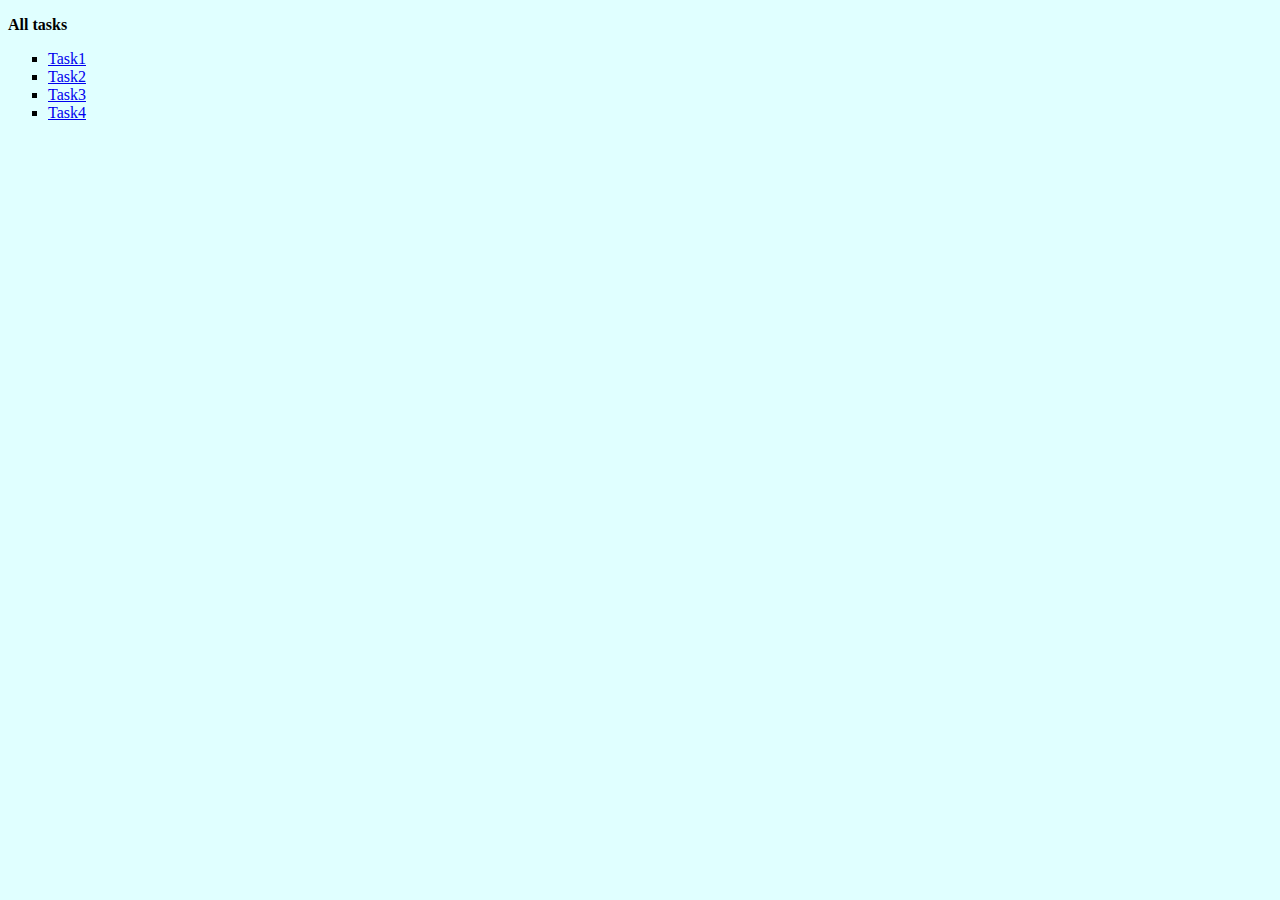
<file: index.html>
<!DOCTYPE html>
<html>
<head>
<title>Tasks</title>
<link href="style.css" rel="stylesheet">
</head>
<body>

<p><strong>All tasks</strong></p>
  <ul type="square">
    <li><a href="tasks/setup-task.html">Task1</a></li>
    <li><a href="tasks/header-task.html">Task2</a></li>
    <li><a href="#">Task3</a></li>
    <li><a href="#">Task4</a></li>
  </ul>

</body>
</html>
</file>
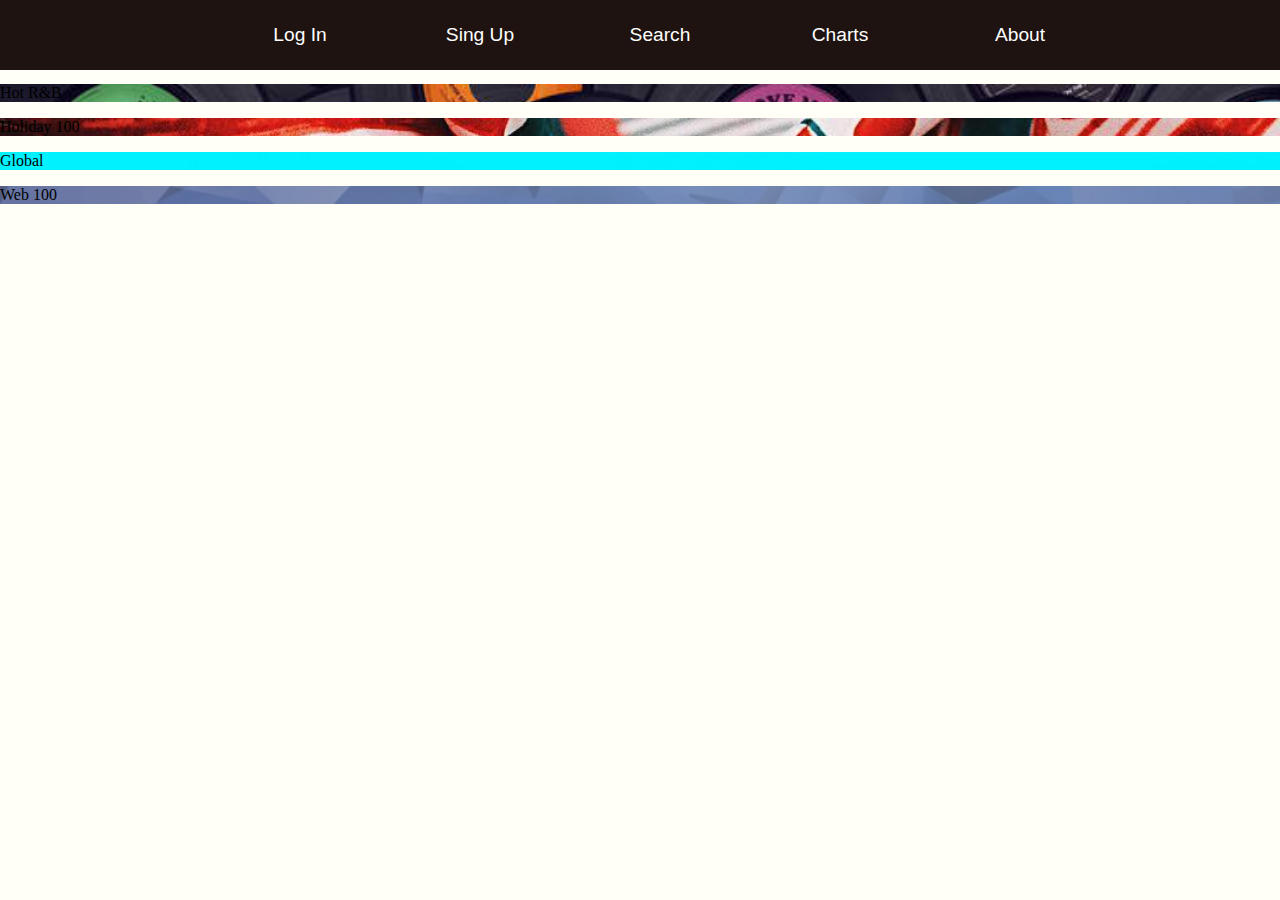
<file: tasks/header-task.html>
<!DOCTYPE html>

<head>
    <meta charset="UTF-8">
    <link rel="stylesheet" href="css/header-task.css">
    <title>Task</title>
</head>

<body>
    <div class="header">
        <ul>
            <li><a href="#">Log In</a></li>
            <li><a href="#">Sing Up</a></li>
            <li><a href="#">Search</a></li>
            <li><a href="#">Charts</a></li>
            <li><a href="#">About</a></li>
        </ul>
    </div>

    <div class="main">
        <div class="image" style="background-image: url(img/top100.jpg); background-size: 150%;">
            <p>The hot 100</p>
        </div>
        <div class="image" style="background-image: url(img/pop.jpg); background-size: 100%;">
            <p>Pop songs</p>
        </div>
        <div class="image" style="background-image: url(img/randb.jpg); background-size: 130%;">
            <p>Hot R&B</p>
        </div>
        <div class="image" style="background-image: url(img/holliday.jpg); background-size: 100%;">
            <p>Holiday 100</p>
        </div>
        <div class="image" style="background-image: url(img/global.jpg); background-size: 150%;">
            <p>Global</p>
        </div>
        <div class="image" style="background-image: url(img/web.jpg); background-size: 130%;">
            <p>Web 100</p>
        </div>
    </div>

</body>

</html>
</file>
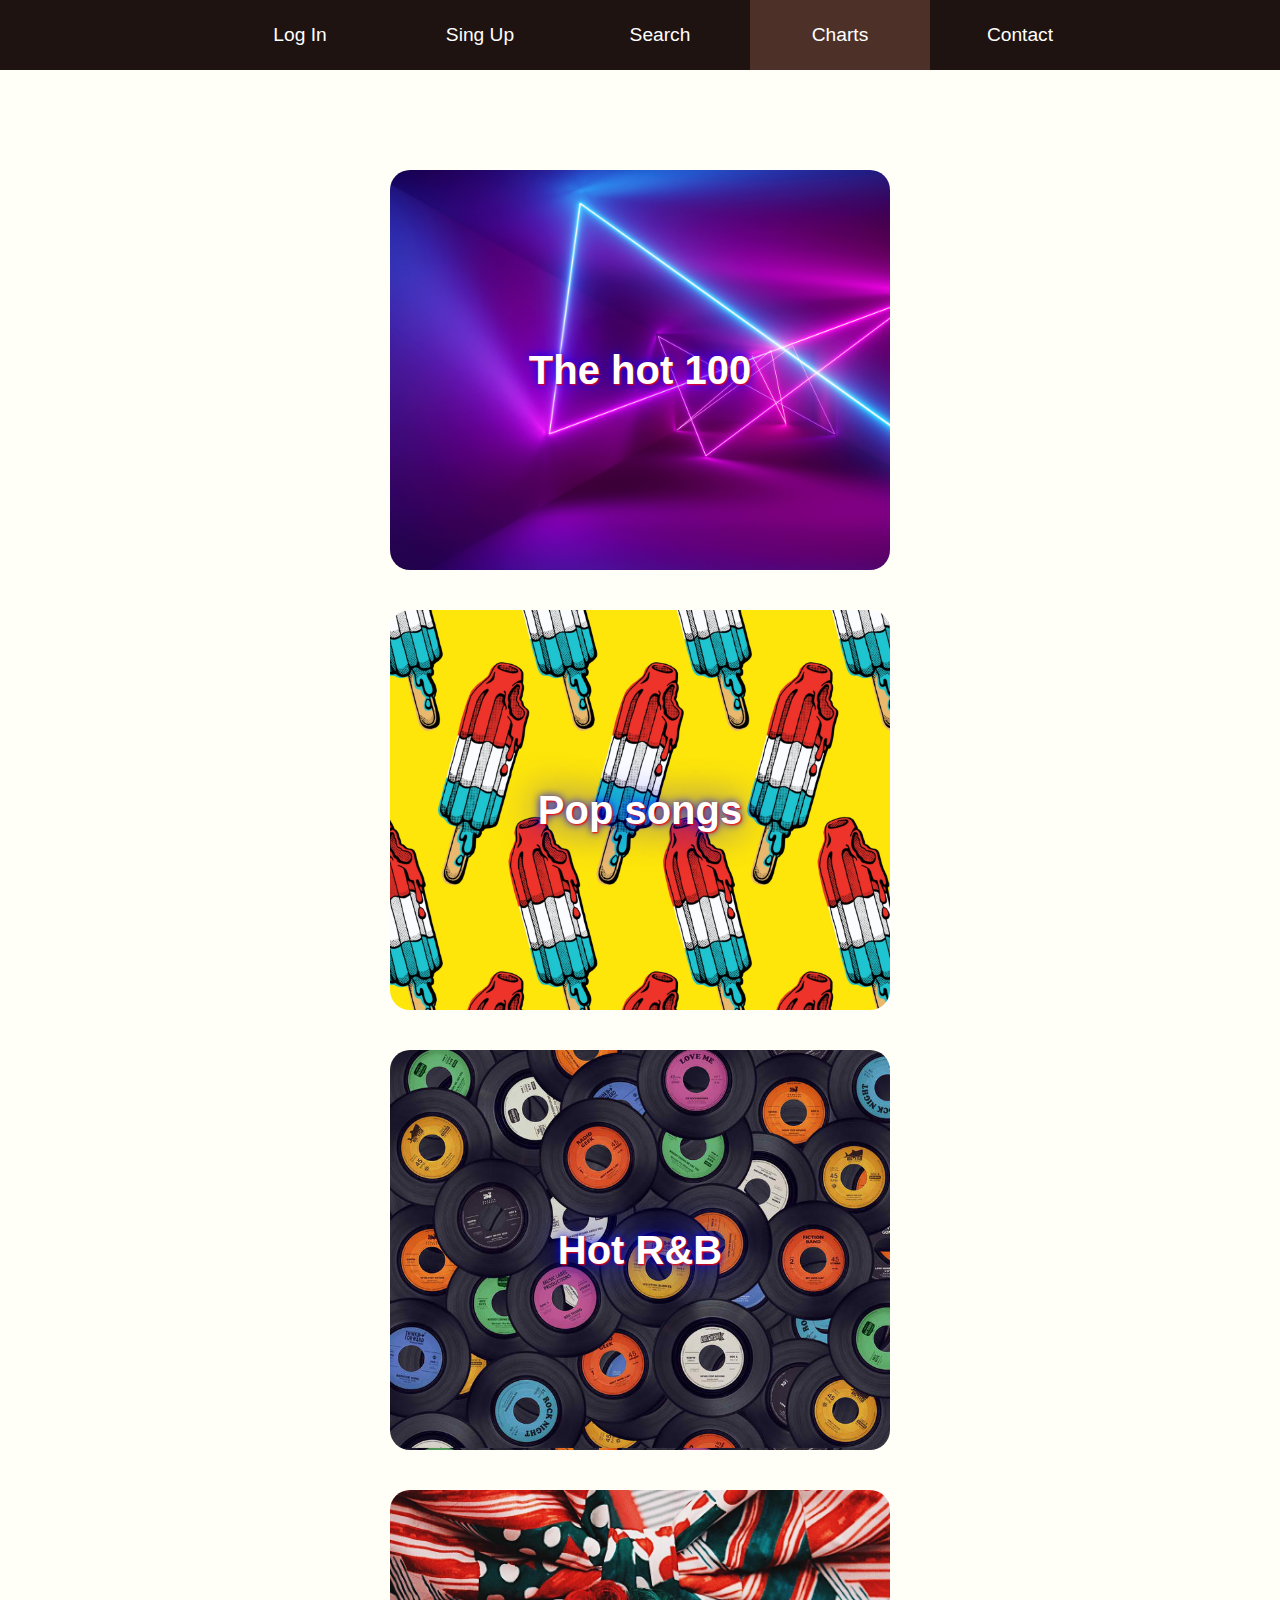
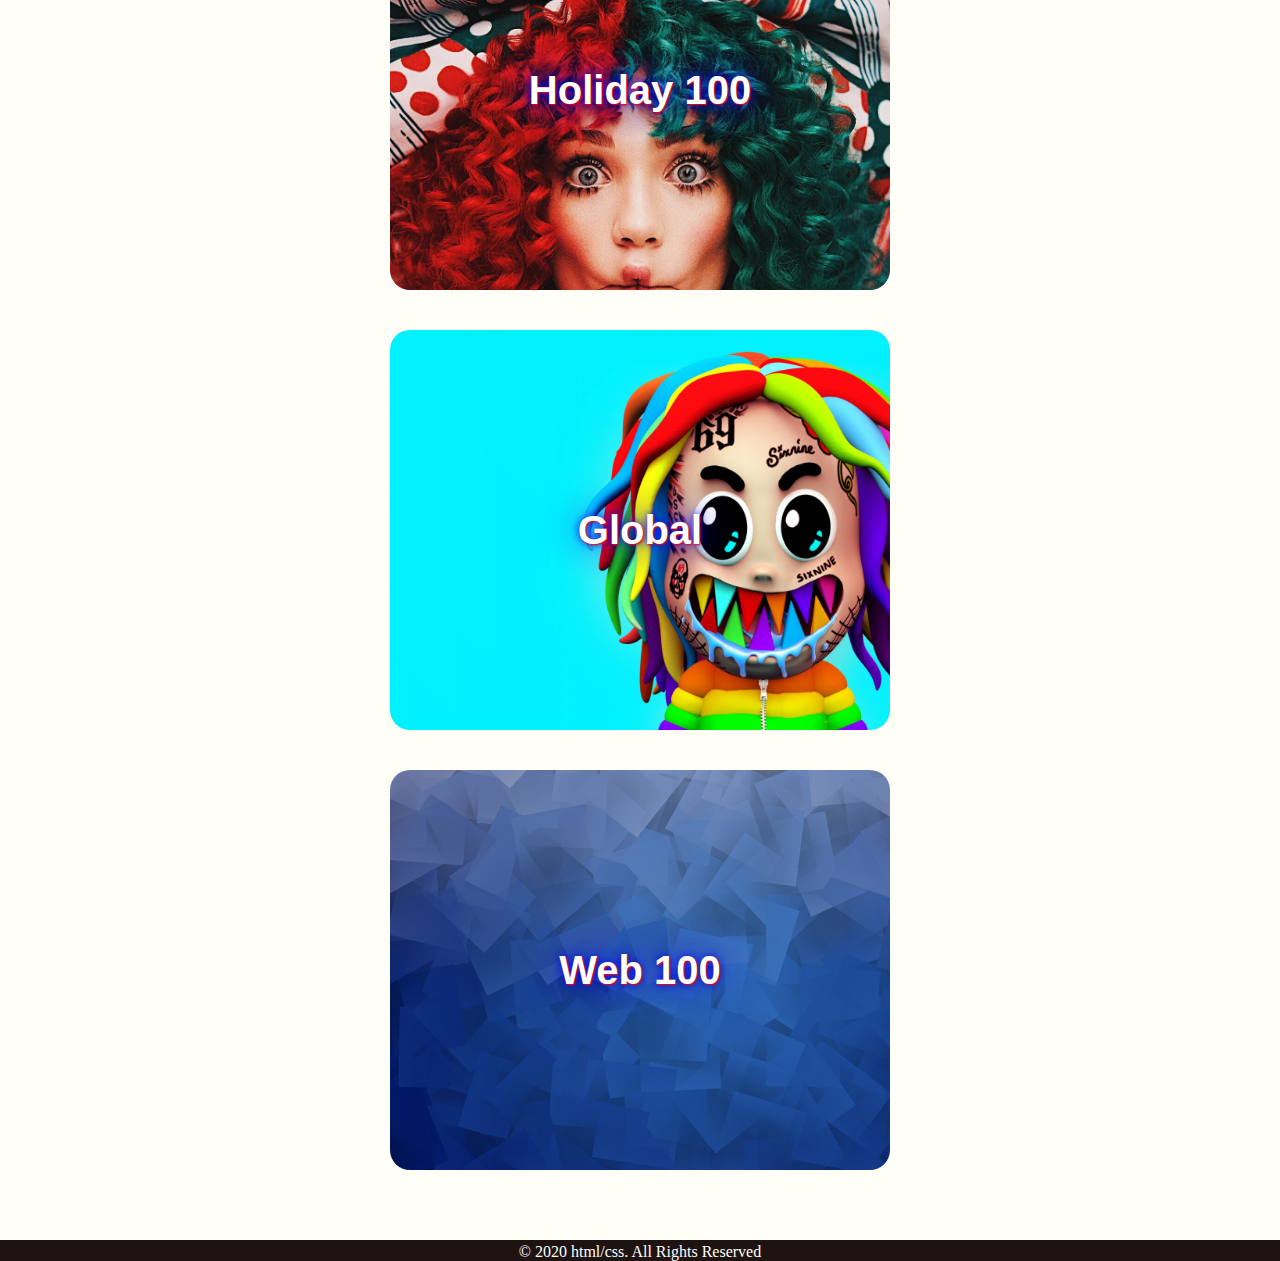
<file: tasks/main-task.html>
<!DOCTYPE html>

<head>
    <meta charset="UTF-8">
    <link rel="stylesheet" href="css/header-task.css">
    <link rel="stylesheet" href="css/main-task.css">
    <link rel="stylesheet" href="css/footer.css">
    <title>Task</title>
</head>

<body>
    <div class="header">
        <ul>
            <a href="#"><li>Log In</li></a>
            <a href="#"><li>Sing Up</li></a>
            <a href="#"><li>Search</li></a>
            <a class="charts" href="main-task.html"><li>Charts</li></a>
            <a href="pages/contact.html"><li>Contact</li></a>
        </ul>
    </div>

    <div class="main">
        <div class="image" style="background-image: url(img/top100.jpg); background-size: 150%;">
            <p>The hot 100</p>
        </div>
        <div class="image" style="background-image: url(img/pop.jpg); background-size: 100%;">
            <p>Pop songs</p>
        </div>
        <div class="image" style="background-image: url(img/randb.jpg); background-size: 130%;">
            <p>Hot R&B</p>
        </div>
        <div class="image" style="background-image: url(img/holliday.jpg); background-size: 100%;">
            <p>Holiday 100</p>
        </div>
        <div class="image" style="background-image: url(img/global.jpg); background-size: 150%;">
            <p>Global</p>
        </div>
        <div class="image" style="background-image: url(img/web.jpg); background-size: 130%;">
            <p>Web 100</p>
        </div>
    </div>

    <footer>   
        &#169 2020 html/css. All Rights Reserved
    </footer>

</body>

</html>
</file>
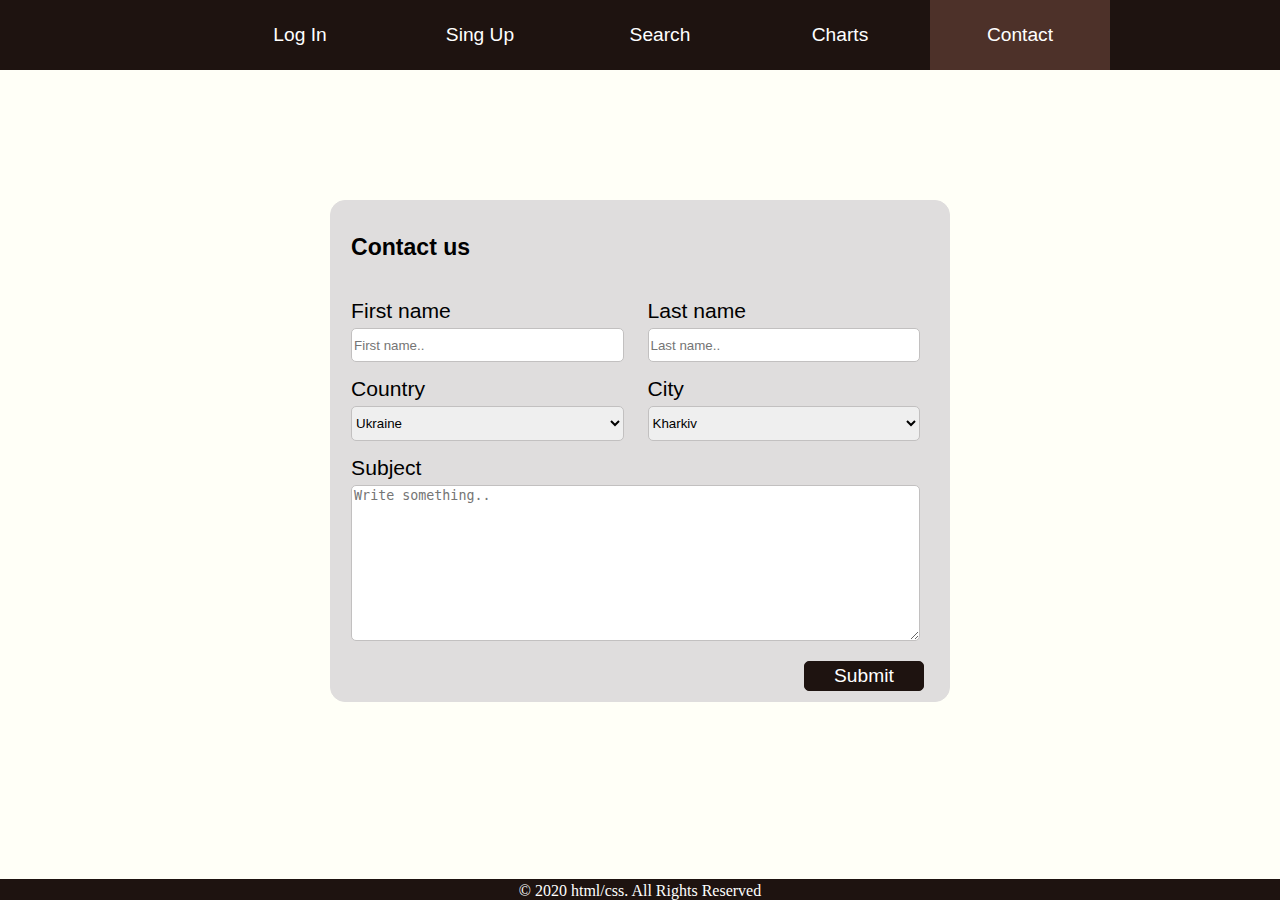
<file: tasks/pages/contact.html>
<!DOCTYPE html>

<head>
    <meta charset="UTF-8">
    <link rel="stylesheet" href="../css/contact.css">
    <link rel="stylesheet" href="../css/header-task.css">
    <link rel="stylesheet" href="../css/footer.css">
    <title>Contact</title>
</head>

<body>
    <div class="header">
        <ul>
            <a href="#">
                <li>Log In</li>
            </a>
            <a href="#">
                <li>Sing Up</li>
            </a>
            <a href="#">
                <li>Search</li>
            </a>
            <a href="../main-task.html">
                <li>Charts</li>
            </a>
            <a class="contact" href="contact.html">
                <li>Contact</li>
            </a>
        </ul>
    </div>


    <div class="content">
        <form action="#">
            <div class="contactForm">
                <div class="block-info">
                    <div class="info" style="width: 100%;">
                        <p>Contact us</p>
                    </div>

                    <div class="info">
                        <label for="firstName">First name</label>
                        <input type="text" name="firstName" id="firstName" placeholder="First name..">
                    </div>

                    <div class="info">
                        <label for="lastName">Last name</label>
                        <input type="text" name="lastName" id="lastName" placeholder="Last name..">
                    </div>

                    <div class="info">
                        <label for="county">Country</label>
                        <select name="county" id="county">
                            <option value="1">Ukraine</option>
                            <option value="2">USA</option>
                            <option value="3">Brazil</option>
                        </select>
                    </div>

                    <div class="info">
                        <label for="city">City</label>
                        <select name="city" id="city">
                            <option value="1">Kharkiv</option>
                            <option value="2">New York</option>
                            <option value="3">Brazilia</option>
                        </select><br>
                    </div>

                    <div class="info" style="width: 100%;">
                        <label for="subject">Subject</label>
                        <textarea name="subject" id="subject" rows="10" placeholder="Write something.."></textarea>
                    </div>
                </div>

                <div class="button">
                    <button>Submit</button>
                </div>

            </div>
        </form>
    </div>

    <footer>
        &#169 2020 html/css. All Rights Reserved
    </footer>

</body>

</html>
</file>
<file: style.css>
body {
    background-color: #E0FFFF;
}
</file>
<file: tasks/css/header-task.css>
body{
    margin: 0;
    background-color: #FFFFF7;
}

.header{
    background-color: #1E1310;
    top: 0;
    position: fixed;
    width: 100%;
    z-index: 9999;
}

.header ul{
    display: flex;
    justify-content: center;
    list-style: none;
    margin: 0 auto;
    padding: 0 auto;
}

.header li{
    display: inline-flex;
    justify-content: center;
    align-items: center;
    width: 180px;
    height: 70px;
}

.header a{
    list-style: none;
    text-decoration: none;
    color: #fff;
    font-family: sans-serif;
    font-size: 1.2em;
}

.header li:hover{
    background-color: #4D3129;
}
</file>
<file: tasks/css/main-task.css>
.charts{
    background-color: #4D3129;
}

.main{
    display: flex;   
    justify-content: center;
    flex-wrap: wrap;
    width: 60%;
    margin-top: 150px;
    margin-left: auto;
    margin-right: auto;
}

.image{
    display: flex;
    justify-content: center;
    align-items: center;
    width: 500px;
    height: 400px;
    border-radius: 20px;
    margin: 20px;
    transition: transform 3s linear;
}

.image p{
    text-shadow: 1px 1px 2px red, 0 0 1em blue, 0 0 0.2em blue;
    color: #fff;
    font-family: sans-serif;
    font-size: 40px;
    font-weight: bold;
}

.image:hover{
    opacity: 0.7;
    transform: rotate3d(0, 1, 0, 360deg);
}
</file>
<file: tasks/css/footer.css>
html, body {
    height: 100%;
}

body {
    display: flex;
    flex-direction: column;
}
  
.content {
    flex: 1 0 auto;
}

footer{
    flex: 0 0 auto;
    text-align: center;
    height: 15px;
    background-color:  #1E1310;
    color: #fff;
    padding: 3px;
    margin-top: 50px;
}
</file>
<file: tasks/css/contact.css>
.contact{
    background-color: #4D3129;
}

.content{
    margin-top: 200px;
    display: flex;
    justify-content: center;
}

.info{
    width: 50%;
    margin-bottom: 15px;
}

.contactForm{
    margin-left: auto;
    margin-right: auto;
    width: 70%;
    border: 1px solid #dfdddd;
    background-color: #dfdddd;
    border-radius: 15px;
    padding: 10px 20px;
    padding-right: 5px;

    font-family: sans-serif;
    font-size: 1.2em;
}

.block-info{
    display: flex;
    flex-wrap: wrap;
}

.contactForm p{
    font-size: 1.2em;
    font-weight: bold;
}

.contactForm .info label{
    display: block;
    font-size: 1.1em;
    margin-bottom: 5px;
}

.contactForm input, .contactForm select, 
.contactForm textarea{
    border: 1px solid  #c2c0c0;
    border-radius: 5px;
}

.contactForm input{
    width: 90%;
    height: 30px;
}

.contactForm select{
    width: 92%;
    height: 35px;
}

.contactForm textarea{
    width: 95%;
}

.contactForm button{
    width: 120px;
    height: 30px;
    color: #fff;
    border: 1px solid  #1E1310;
    background-color: #1E1310;
    border-radius: 5px;
    font-size: 1em;
}

.contactForm button:hover{
    color: #000;
    border: 1px solid  #fff;
    background-color: #fff;
}

.button{
    display: flex;
    justify-content: flex-end;
    margin-right: 20px;
}
</file>
